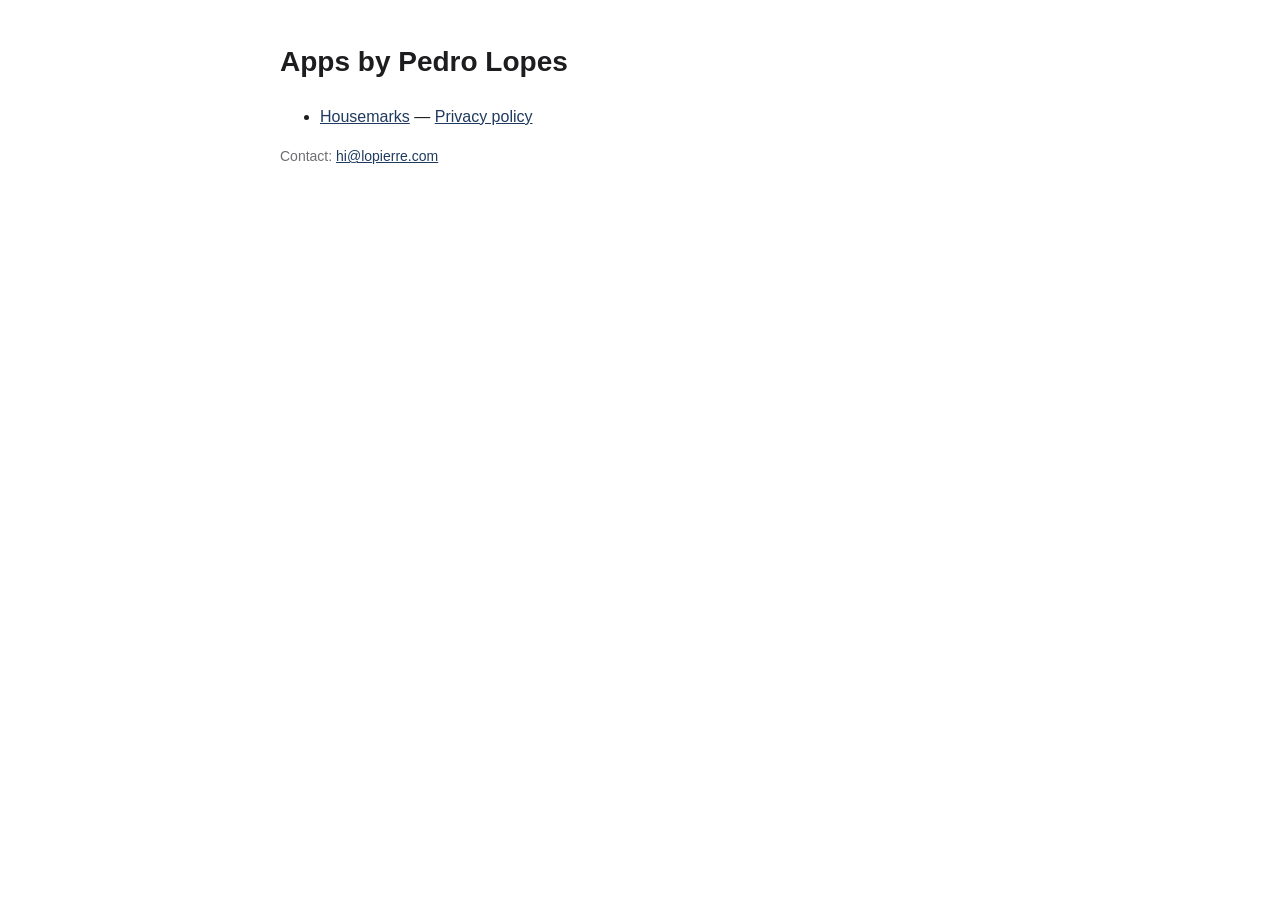
<file: index.html>
<!doctype html><html lang="en"><meta charset="utf-8"><meta name="viewport" content="width=device-width,initial-scale=1">
<title>Apps by Pedro Lopes</title><link rel="stylesheet" href="/style.css">
<h1>Apps by Pedro Lopes</h1>
<ul><li><a href="/housemarks/support/">Housemarks</a> — <a href="/housemarks/privacy/">Privacy policy</a></li></ul>
<p class="muted">Contact: <a href="mailto:hi@lopierre.com">hi@lopierre.com</a></p>
</html>
</file>
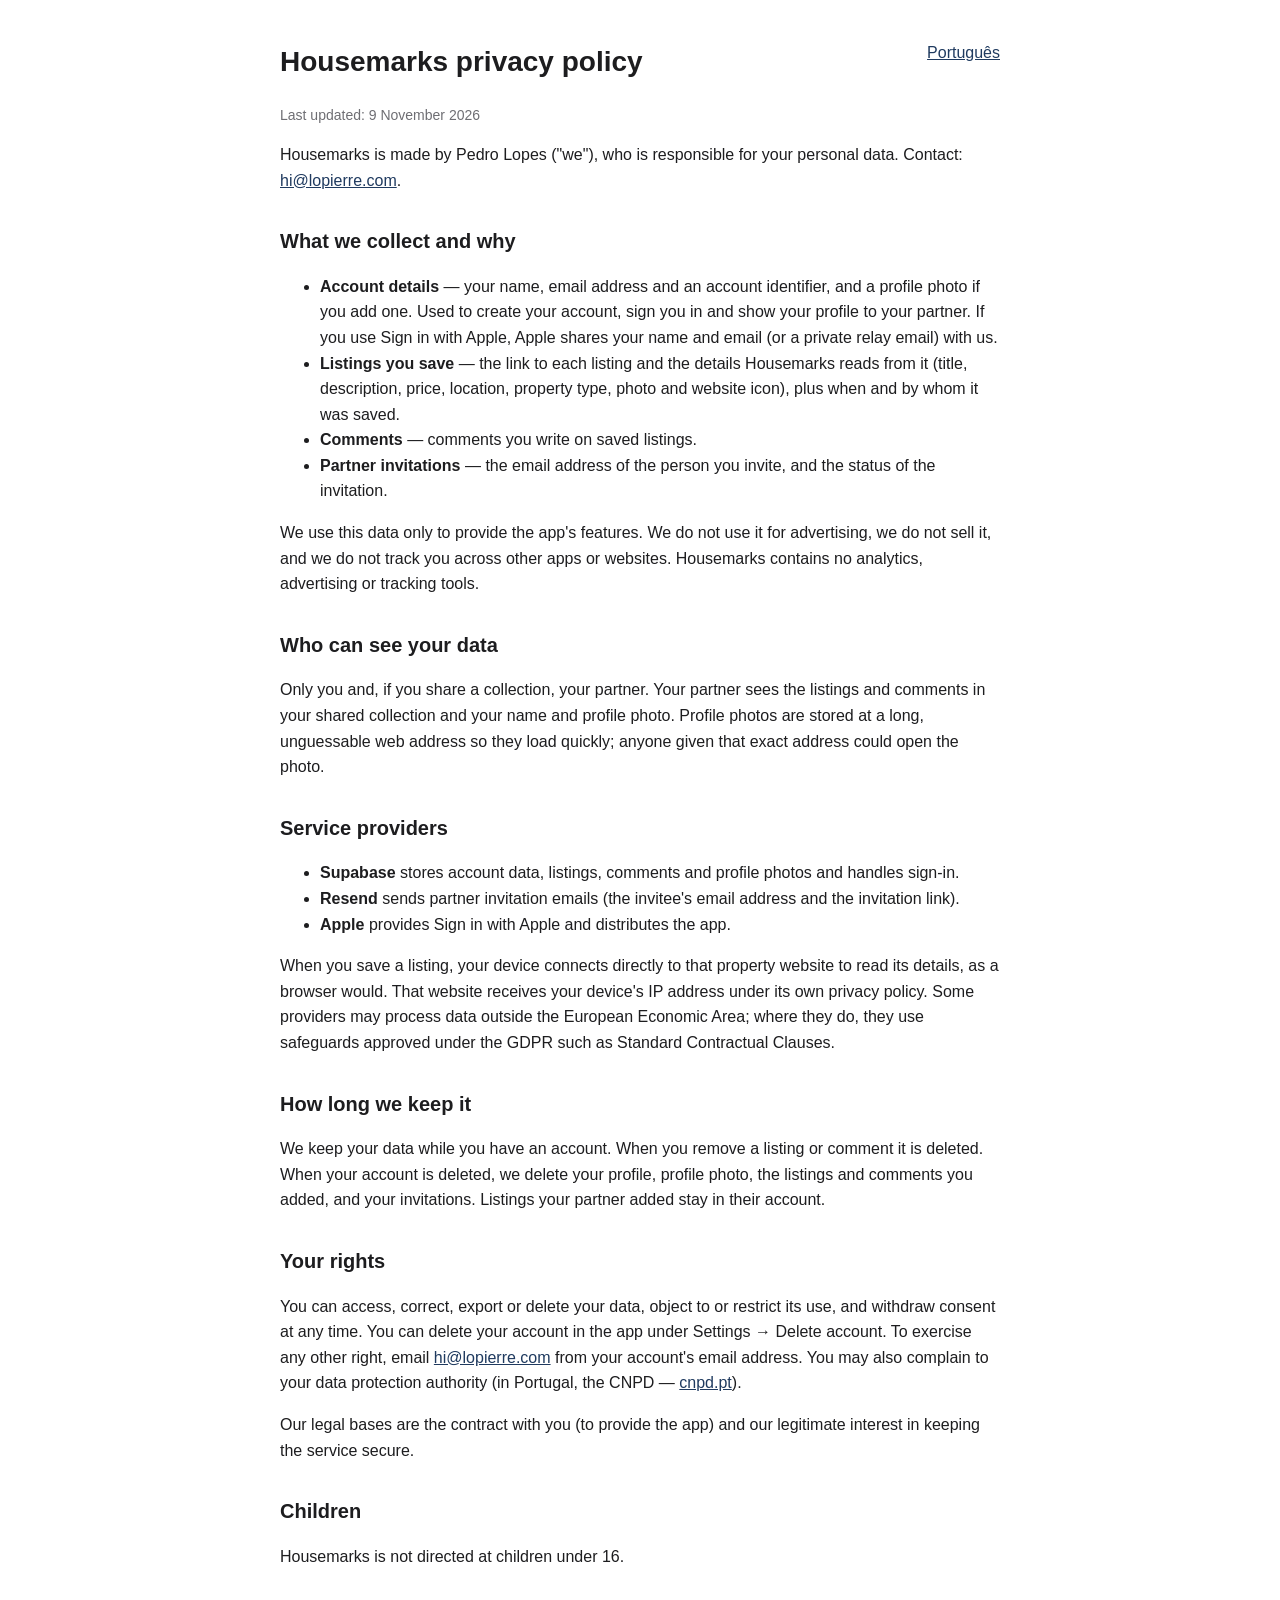
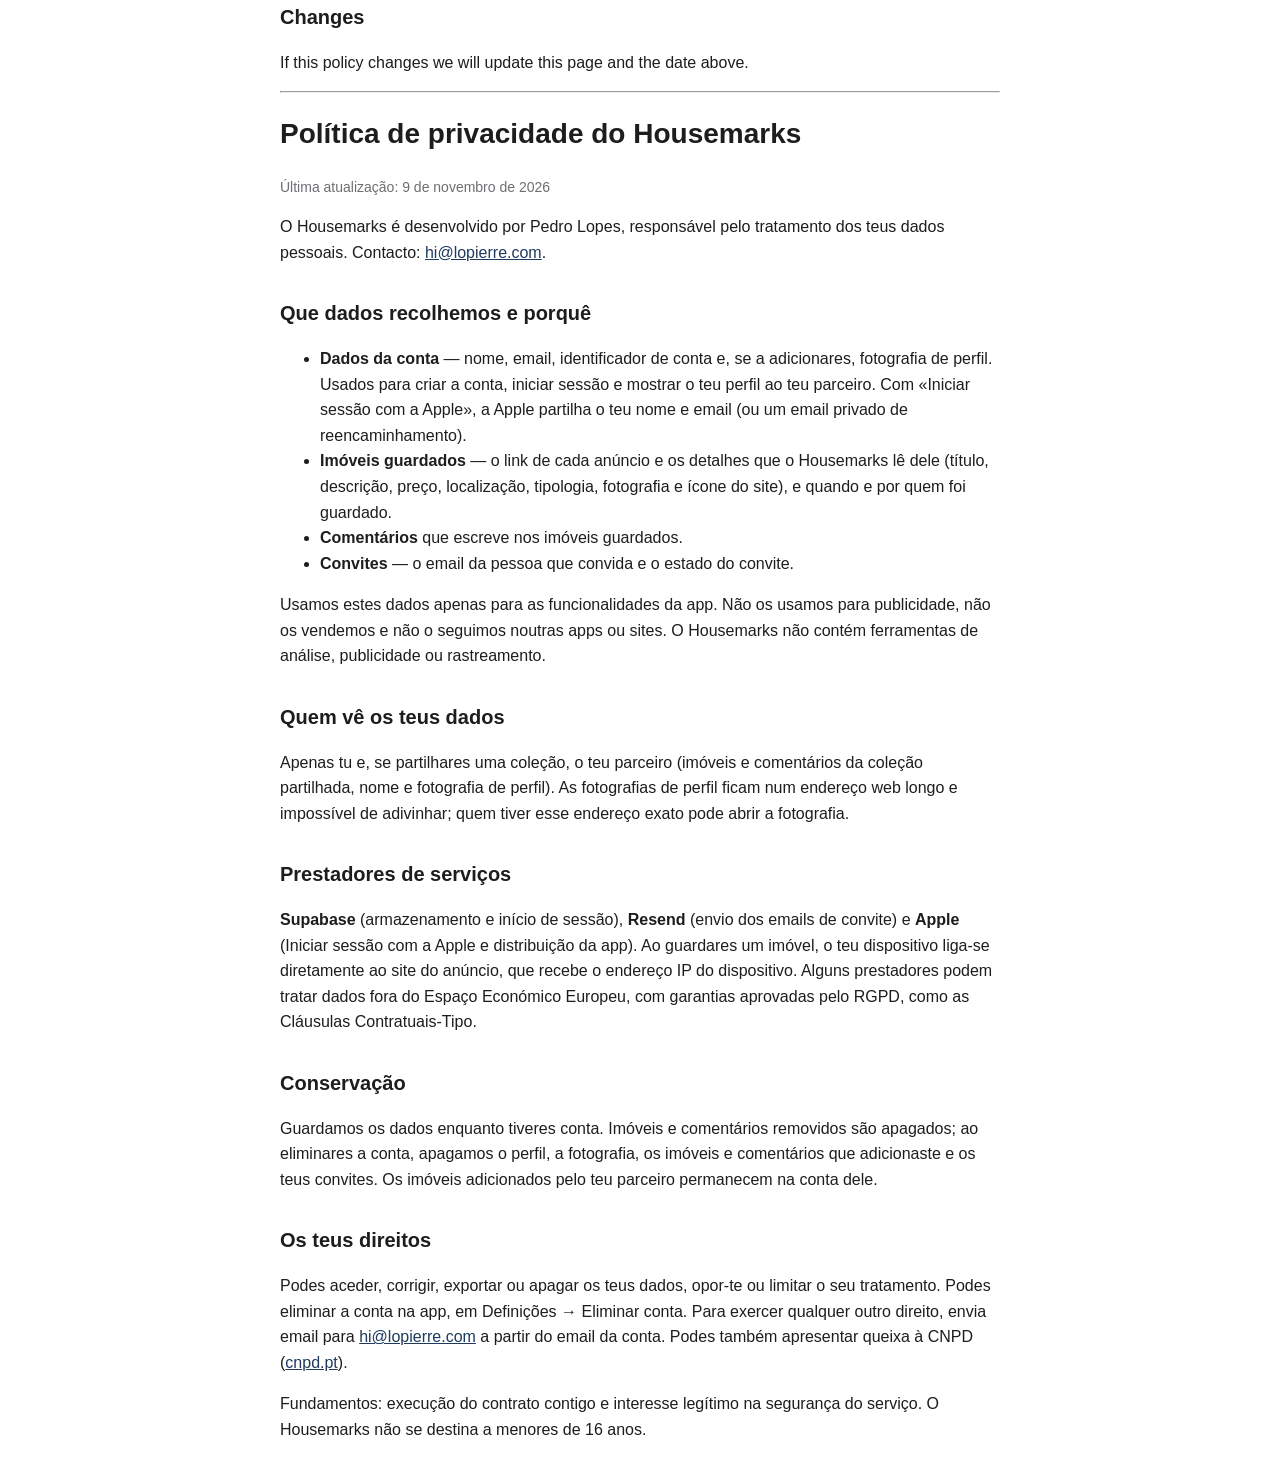
<file: housemarks/privacy/index.html>
<!doctype html><html lang="en"><meta charset="utf-8"><meta name="viewport" content="width=device-width,initial-scale=1">
<title>Housemarks — Privacy policy</title><link rel="stylesheet" href="/style.css">
<a class="lang" href="#pt">Português</a>
<h1>Housemarks privacy policy</h1>
<p class="muted">Last updated: 9 November 2026</p>

<p>Housemarks is made by Pedro Lopes ("we"), who is responsible for your personal data. Contact: <a href="mailto:hi@lopierre.com">hi@lopierre.com</a>.</p>

<h2>What we collect and why</h2>
<ul>
<li><strong>Account details</strong> — your name, email address and an account identifier, and a profile photo if you add one. Used to create your account, sign you in and show your profile to your partner. If you use Sign in with Apple, Apple shares your name and email (or a private relay email) with us.</li>
<li><strong>Listings you save</strong> — the link to each listing and the details Housemarks reads from it (title, description, price, location, property type, photo and website icon), plus when and by whom it was saved.</li>
<li><strong>Comments</strong> — comments you write on saved listings.</li>
<li><strong>Partner invitations</strong> — the email address of the person you invite, and the status of the invitation.</li>
</ul>
<p>We use this data only to provide the app's features. We do not use it for advertising, we do not sell it, and we do not track you across other apps or websites. Housemarks contains no analytics, advertising or tracking tools.</p>

<h2>Who can see your data</h2>
<p>Only you and, if you share a collection, your partner. Your partner sees the listings and comments in your shared collection and your name and profile photo. Profile photos are stored at a long, unguessable web address so they load quickly; anyone given that exact address could open the photo.</p>

<h2>Service providers</h2>
<ul>
<li><strong>Supabase</strong> stores account data, listings, comments and profile photos and handles sign-in.</li>
<li><strong>Resend</strong> sends partner invitation emails (the invitee's email address and the invitation link).</li>
<li><strong>Apple</strong> provides Sign in with Apple and distributes the app.</li>
</ul>
<p>When you save a listing, your device connects directly to that property website to read its details, as a browser would. That website receives your device's IP address under its own privacy policy. Some providers may process data outside the European Economic Area; where they do, they use safeguards approved under the GDPR such as Standard Contractual Clauses.</p>

<h2>How long we keep it</h2>
<p>We keep your data while you have an account. When you remove a listing or comment it is deleted. When your account is deleted, we delete your profile, profile photo, the listings and comments you added, and your invitations. Listings your partner added stay in their account.</p>

<h2>Your rights</h2>
<p>You can access, correct, export or delete your data, object to or restrict its use, and withdraw consent at any time. You can delete your account in the app under Settings → Delete account. To exercise any other right, email <a href="mailto:hi@lopierre.com">hi@lopierre.com</a> from your account's email address. You may also complain to your data protection authority (in Portugal, the CNPD — <a href="https://www.cnpd.pt">cnpd.pt</a>).</p>
<p>Our legal bases are the contract with you (to provide the app) and our legitimate interest in keeping the service secure.</p>

<h2>Children</h2>
<p>Housemarks is not directed at children under 16.</p>

<h2>Changes</h2>
<p>If this policy changes we will update this page and the date above.</p>

<hr id="pt">
<div lang="pt-PT">
<h1>Política de privacidade do Housemarks</h1>
<p class="muted">Última atualização: 9 de novembro de 2026</p>
<p>O Housemarks é desenvolvido por Pedro Lopes, responsável pelo tratamento dos teus dados pessoais. Contacto: <a href="mailto:hi@lopierre.com">hi@lopierre.com</a>.</p>
<h2>Que dados recolhemos e porquê</h2>
<ul>
<li><strong>Dados da conta</strong> — nome, email, identificador de conta e, se a adicionares, fotografia de perfil. Usados para criar a conta, iniciar sessão e mostrar o teu perfil ao teu parceiro. Com «Iniciar sessão com a Apple», a Apple partilha o teu nome e email (ou um email privado de reencaminhamento).</li>
<li><strong>Imóveis guardados</strong> — o link de cada anúncio e os detalhes que o Housemarks lê dele (título, descrição, preço, localização, tipologia, fotografia e ícone do site), e quando e por quem foi guardado.</li>
<li><strong>Comentários</strong> que escreve nos imóveis guardados.</li>
<li><strong>Convites</strong> — o email da pessoa que convida e o estado do convite.</li>
</ul>
<p>Usamos estes dados apenas para as funcionalidades da app. Não os usamos para publicidade, não os vendemos e não o seguimos noutras apps ou sites. O Housemarks não contém ferramentas de análise, publicidade ou rastreamento.</p>
<h2>Quem vê os teus dados</h2>
<p>Apenas tu e, se partilhares uma coleção, o teu parceiro (imóveis e comentários da coleção partilhada, nome e fotografia de perfil). As fotografias de perfil ficam num endereço web longo e impossível de adivinhar; quem tiver esse endereço exato pode abrir a fotografia.</p>
<h2>Prestadores de serviços</h2>
<p><strong>Supabase</strong> (armazenamento e início de sessão), <strong>Resend</strong> (envio dos emails de convite) e <strong>Apple</strong> (Iniciar sessão com a Apple e distribuição da app). Ao guardares um imóvel, o teu dispositivo liga-se diretamente ao site do anúncio, que recebe o endereço IP do dispositivo. Alguns prestadores podem tratar dados fora do Espaço Económico Europeu, com garantias aprovadas pelo RGPD, como as Cláusulas Contratuais-Tipo.</p>
<h2>Conservação</h2>
<p>Guardamos os dados enquanto tiveres conta. Imóveis e comentários removidos são apagados; ao eliminares a conta, apagamos o perfil, a fotografia, os imóveis e comentários que adicionaste e os teus convites. Os imóveis adicionados pelo teu parceiro permanecem na conta dele.</p>
<h2>Os teus direitos</h2>
<p>Podes aceder, corrigir, exportar ou apagar os teus dados, opor-te ou limitar o seu tratamento. Podes eliminar a conta na app, em Definições → Eliminar conta. Para exercer qualquer outro direito, envia email para <a href="mailto:hi@lopierre.com">hi@lopierre.com</a> a partir do email da conta. Podes também apresentar queixa à CNPD (<a href="https://www.cnpd.pt">cnpd.pt</a>).</p>
<p>Fundamentos: execução do contrato contigo e interesse legítimo na segurança do serviço. O Housemarks não se destina a menores de 16 anos.</p>
</div>
</html>
</file>
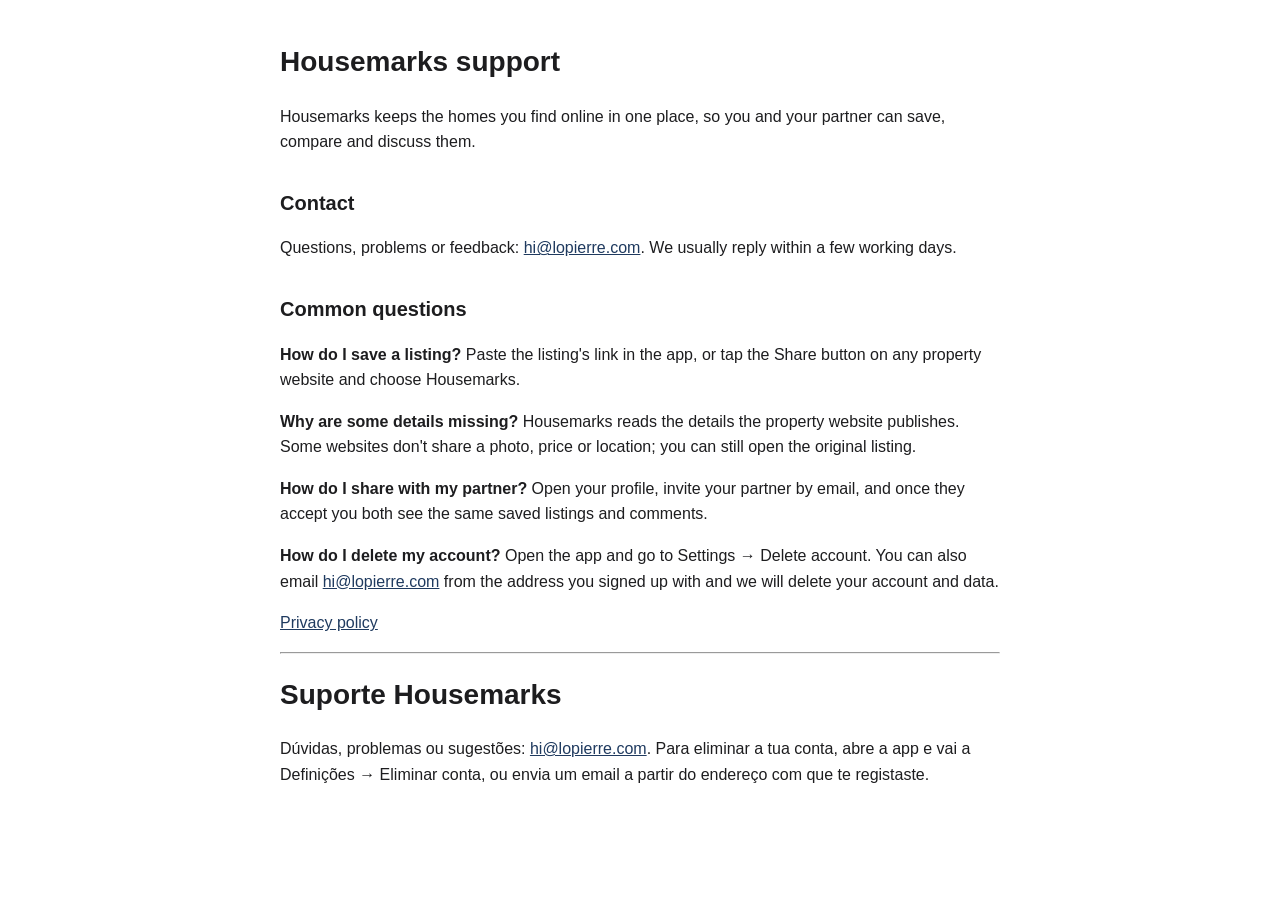
<file: housemarks/support/index.html>
<!doctype html><html lang="en"><meta charset="utf-8"><meta name="viewport" content="width=device-width,initial-scale=1">
<title>Housemarks — Support</title><link rel="stylesheet" href="/style.css">
<h1>Housemarks support</h1>
<p>Housemarks keeps the homes you find online in one place, so you and your partner can save, compare and discuss them.</p>
<h2>Contact</h2>
<p>Questions, problems or feedback: <a href="mailto:hi@lopierre.com">hi@lopierre.com</a>. We usually reply within a few working days.</p>
<h2>Common questions</h2>
<p><strong>How do I save a listing?</strong> Paste the listing's link in the app, or tap the Share button on any property website and choose Housemarks.</p>
<p><strong>Why are some details missing?</strong> Housemarks reads the details the property website publishes. Some websites don't share a photo, price or location; you can still open the original listing.</p>
<p><strong>How do I share with my partner?</strong> Open your profile, invite your partner by email, and once they accept you both see the same saved listings and comments.</p>
<p><strong>How do I delete my account?</strong> Open the app and go to Settings → Delete account. You can also email <a href="mailto:hi@lopierre.com">hi@lopierre.com</a> from the address you signed up with and we will delete your account and data.</p>
<p><a href="/housemarks/privacy/">Privacy policy</a></p>
<hr><h1 lang="pt-PT">Suporte Housemarks</h1>
<p lang="pt-PT">Dúvidas, problemas ou sugestões: <a href="mailto:hi@lopierre.com">hi@lopierre.com</a>. Para eliminar a tua conta, abre a app e vai a Definições → Eliminar conta, ou envia um email a partir do endereço com que te registaste.</p>
</html>
</file>
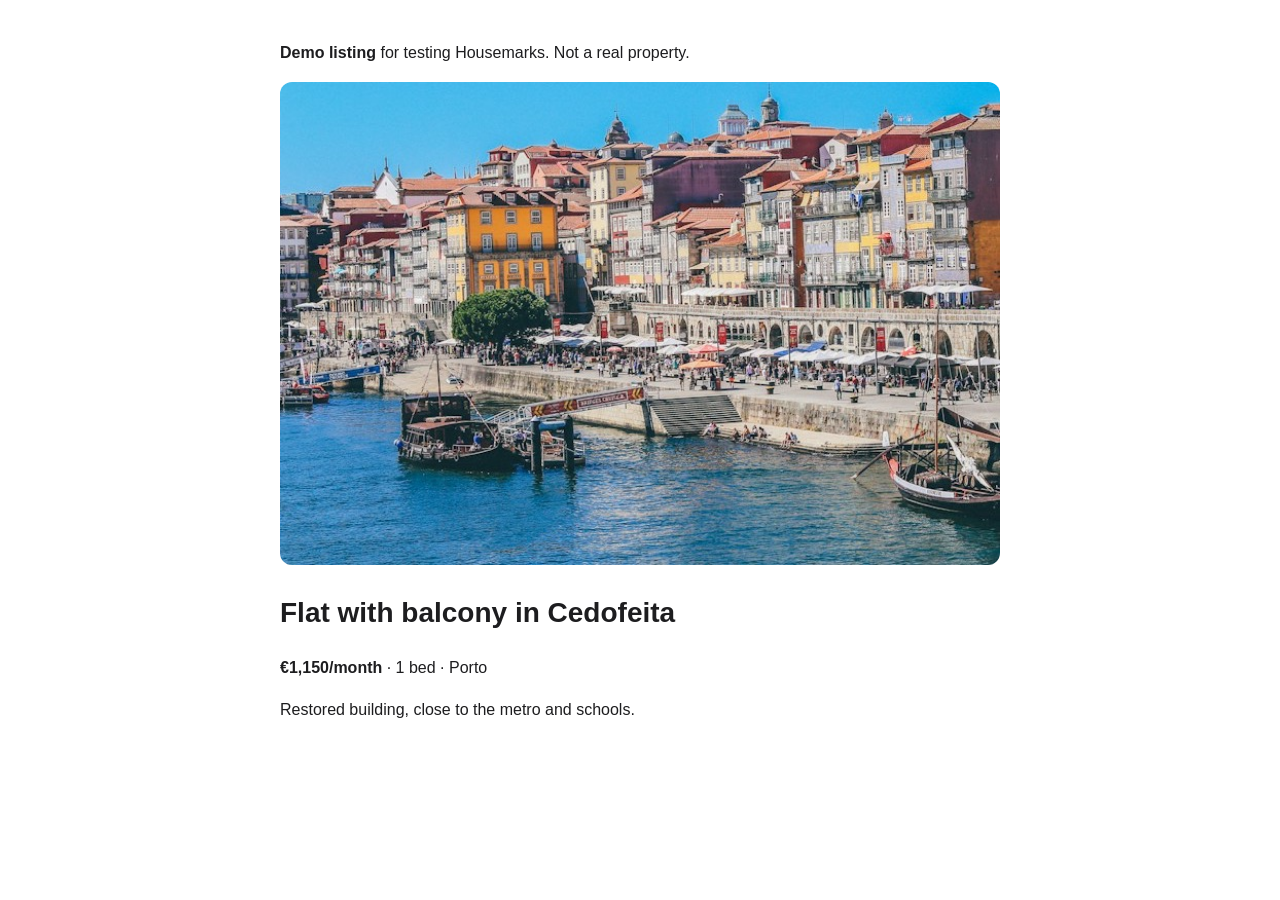
<file: housemarks/demo/cedofeita/index.html>
<!DOCTYPE html>
<html lang="en"><head><meta charset="utf-8"><meta name="viewport" content="width=device-width,initial-scale=1">
<title>Flat with balcony in Cedofeita · €1,150/month</title>
<meta name="robots" content="noindex">
<meta name="description" content="Restored building, close to the metro and schools.">
<meta property="og:title" content="Flat with balcony in Cedofeita">
<meta property="og:description" content="Restored building, close to the metro and schools.">
<meta property="og:image" content="https://bylopierre.github.io/housemarks/demo/cedofeita/photo.jpg">
<meta property="og:url" content="https://bylopierre.github.io/housemarks/demo/cedofeita/">
<meta property="product:price:amount" content="€1,150/month">
<link rel="stylesheet" href="../../../style.css">
</head><body><main>
<p><strong>Demo listing</strong> for testing Housemarks. Not a real property.</p>
<img src="photo.jpg" alt="" style="width:100%;border-radius:12px">
<h1>Flat with balcony in Cedofeita</h1><p><strong>€1,150/month</strong> · 1 bed · Porto</p><p>Restored building, close to the metro and schools.</p>
</main></body></html>
</file>
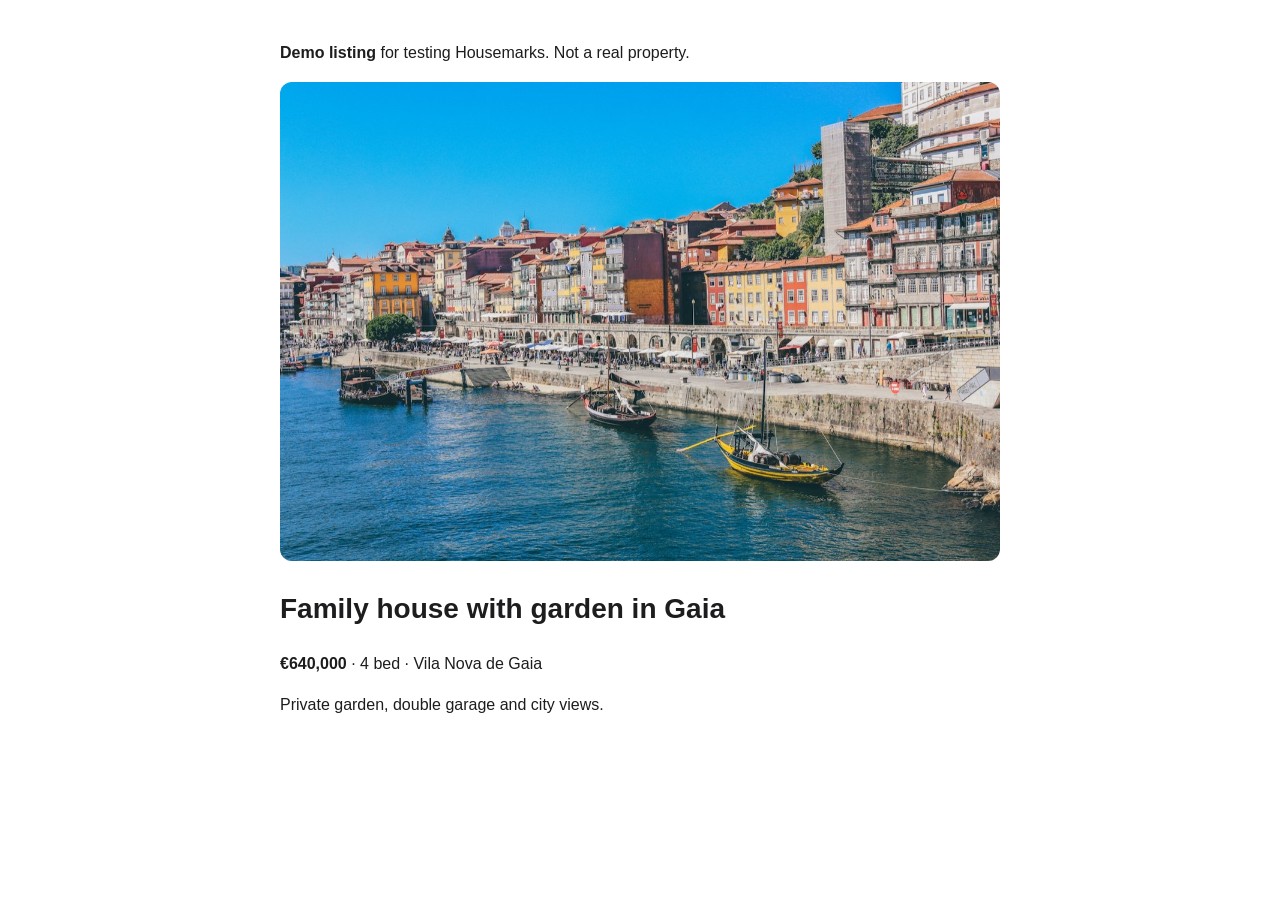
<file: housemarks/demo/gaia/index.html>
<!DOCTYPE html>
<html lang="en"><head><meta charset="utf-8"><meta name="viewport" content="width=device-width,initial-scale=1">
<title>Family house with garden in Gaia · €640,000</title>
<meta name="robots" content="noindex">
<meta name="description" content="Private garden, double garage and city views.">
<meta property="og:title" content="Family house with garden in Gaia">
<meta property="og:description" content="Private garden, double garage and city views.">
<meta property="og:image" content="https://bylopierre.github.io/housemarks/demo/gaia/photo.jpg">
<meta property="og:url" content="https://bylopierre.github.io/housemarks/demo/gaia/">
<meta property="product:price:amount" content="€640,000">
<link rel="stylesheet" href="../../../style.css">
</head><body><main>
<p><strong>Demo listing</strong> for testing Housemarks. Not a real property.</p>
<img src="photo.jpg" alt="" style="width:100%;border-radius:12px">
<h1>Family house with garden in Gaia</h1><p><strong>€640,000</strong> · 4 bed · Vila Nova de Gaia</p><p>Private garden, double garage and city views.</p>
</main></body></html>
</file>
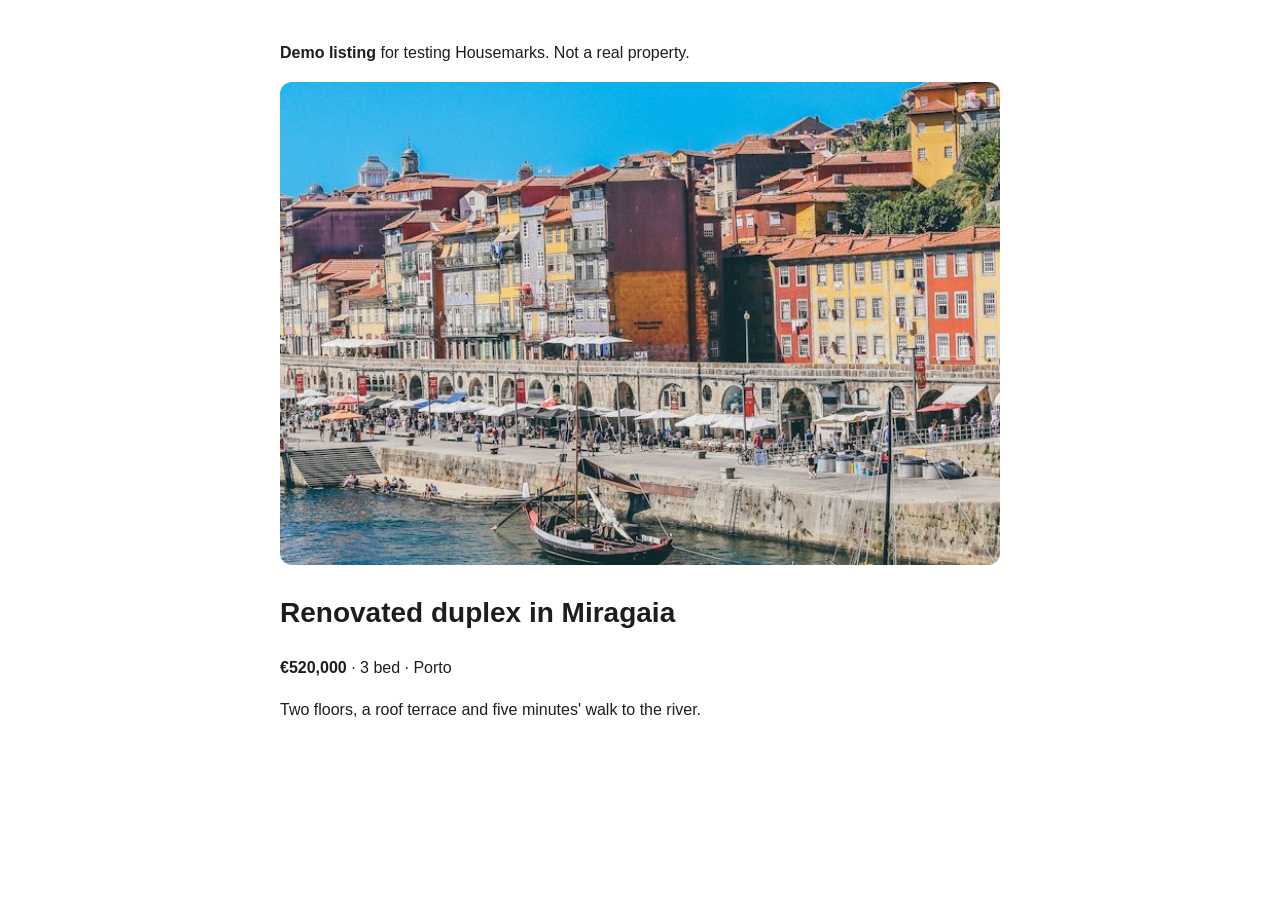
<file: housemarks/demo/miragaia/index.html>
<!DOCTYPE html>
<html lang="en"><head><meta charset="utf-8"><meta name="viewport" content="width=device-width,initial-scale=1">
<title>Renovated duplex in Miragaia · €520,000</title>
<meta name="robots" content="noindex">
<meta name="description" content="Two floors, a roof terrace and five minutes' walk to the river.">
<meta property="og:title" content="Renovated duplex in Miragaia">
<meta property="og:description" content="Two floors, a roof terrace and five minutes' walk to the river.">
<meta property="og:image" content="https://bylopierre.github.io/housemarks/demo/miragaia/photo.jpg">
<meta property="og:url" content="https://bylopierre.github.io/housemarks/demo/miragaia/">
<meta property="product:price:amount" content="€520,000">
<link rel="stylesheet" href="../../../style.css">
</head><body><main>
<p><strong>Demo listing</strong> for testing Housemarks. Not a real property.</p>
<img src="photo.jpg" alt="" style="width:100%;border-radius:12px">
<h1>Renovated duplex in Miragaia</h1><p><strong>€520,000</strong> · 3 bed · Porto</p><p>Two floors, a roof terrace and five minutes' walk to the river.</p>
</main></body></html>
</file>
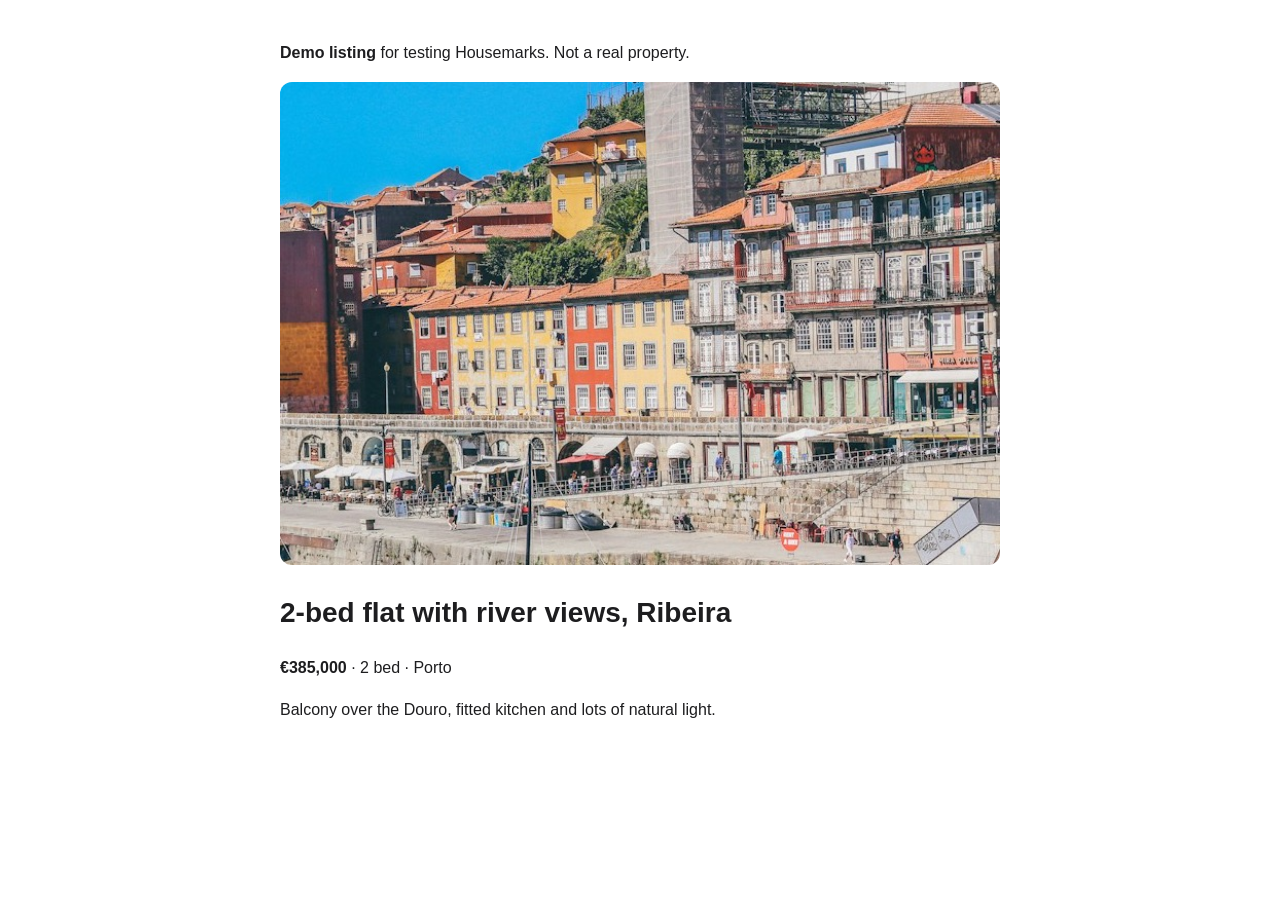
<file: housemarks/demo/ribeira/index.html>
<!DOCTYPE html>
<html lang="en"><head><meta charset="utf-8"><meta name="viewport" content="width=device-width,initial-scale=1">
<title>2-bed flat with river views, Ribeira · €385,000</title>
<meta name="robots" content="noindex">
<meta name="description" content="Balcony over the Douro, fitted kitchen and lots of natural light.">
<meta property="og:title" content="2-bed flat with river views, Ribeira">
<meta property="og:description" content="Balcony over the Douro, fitted kitchen and lots of natural light.">
<meta property="og:image" content="https://bylopierre.github.io/housemarks/demo/ribeira/photo.jpg">
<meta property="og:url" content="https://bylopierre.github.io/housemarks/demo/ribeira/">
<meta property="product:price:amount" content="€385,000">
<link rel="stylesheet" href="../../../style.css">
</head><body><main>
<p><strong>Demo listing</strong> for testing Housemarks. Not a real property.</p>
<img src="photo.jpg" alt="" style="width:100%;border-radius:12px">
<h1>2-bed flat with river views, Ribeira</h1><p><strong>€385,000</strong> · 2 bed · Porto</p><p>Balcony over the Douro, fitted kitchen and lots of natural light.</p>
</main></body></html>
</file>
<file: style.css>
body{font:16px/1.6 -apple-system,BlinkMacSystemFont,"Segoe UI",sans-serif;max-width:720px;margin:40px auto;padding:0 20px;color:#1d1d1f}
h1{font-size:28px}h2{font-size:20px;margin-top:32px}a{color:#1F3A5F}
.lang{float:right}.muted{color:#6e6e73;font-size:14px}
@media (prefers-color-scheme:dark){body{background:#000;color:#f5f5f7}a{color:#8ab4f8}}
</file>
